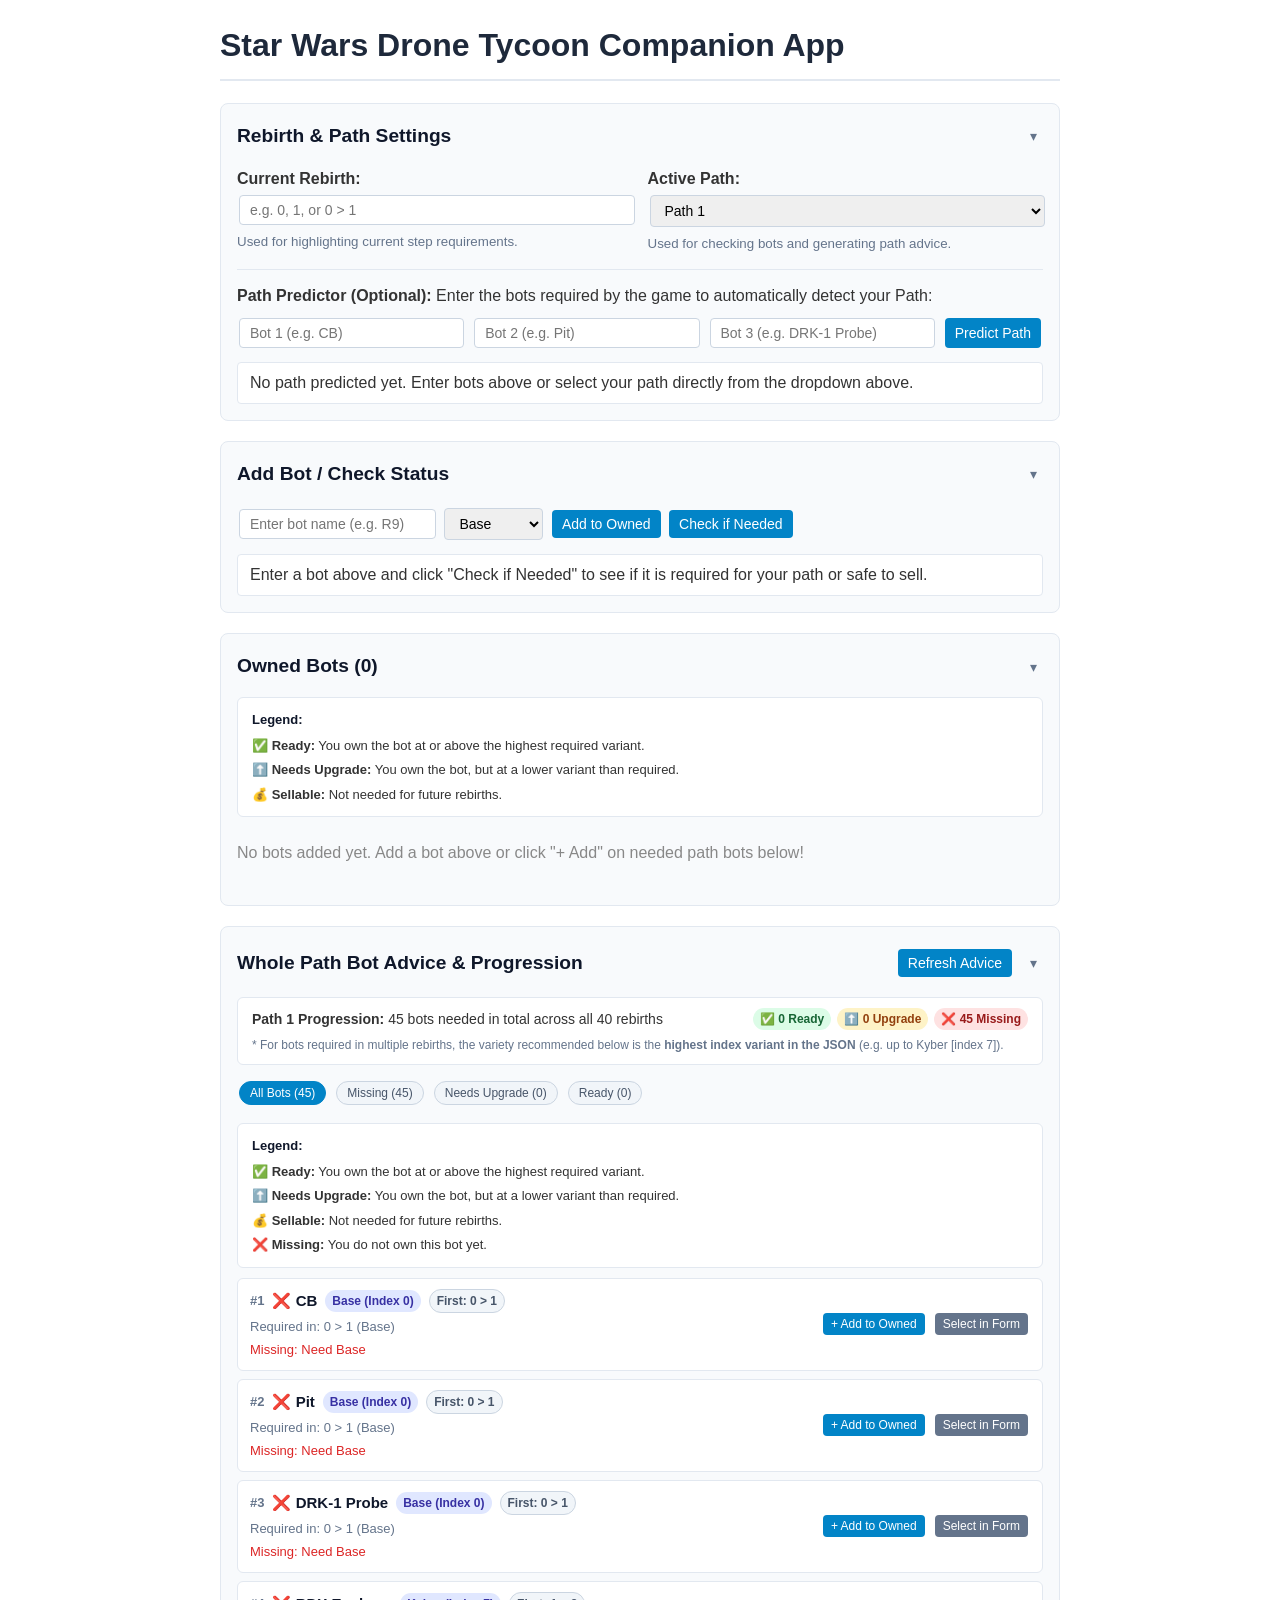
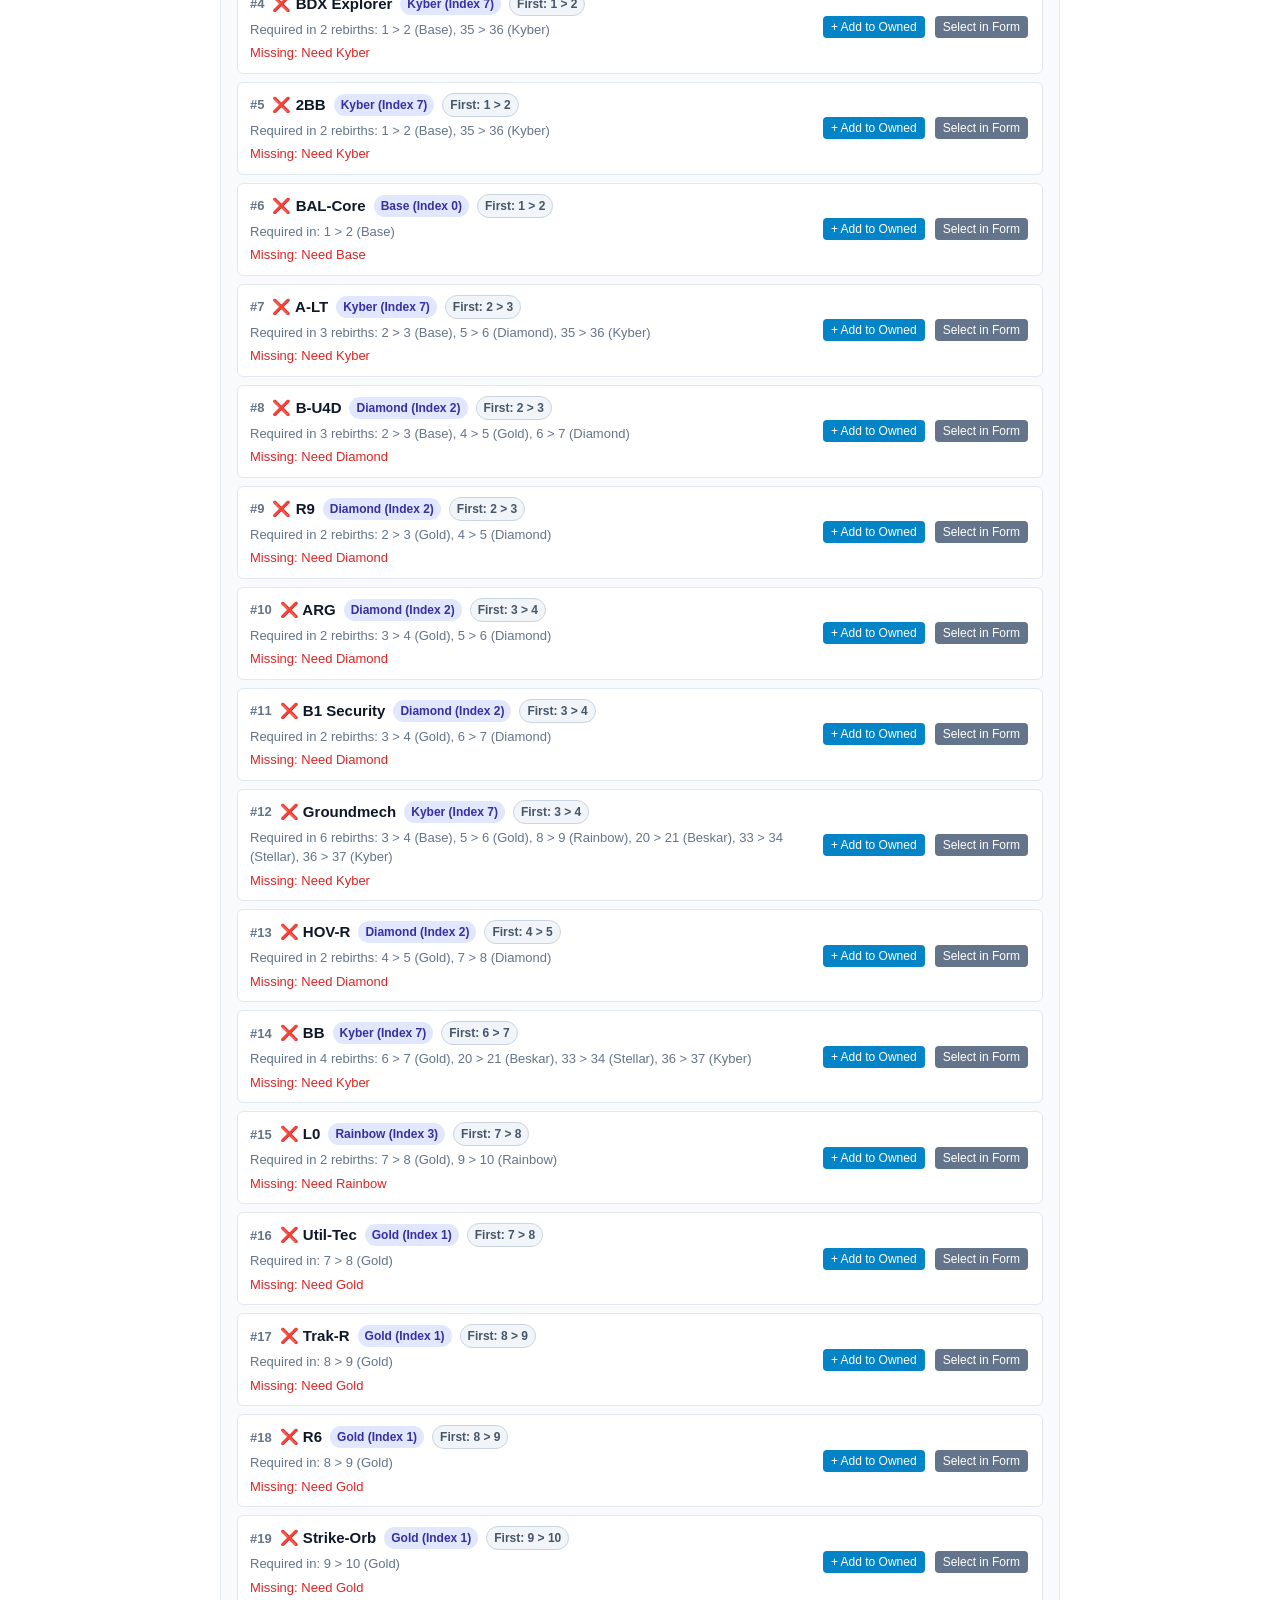
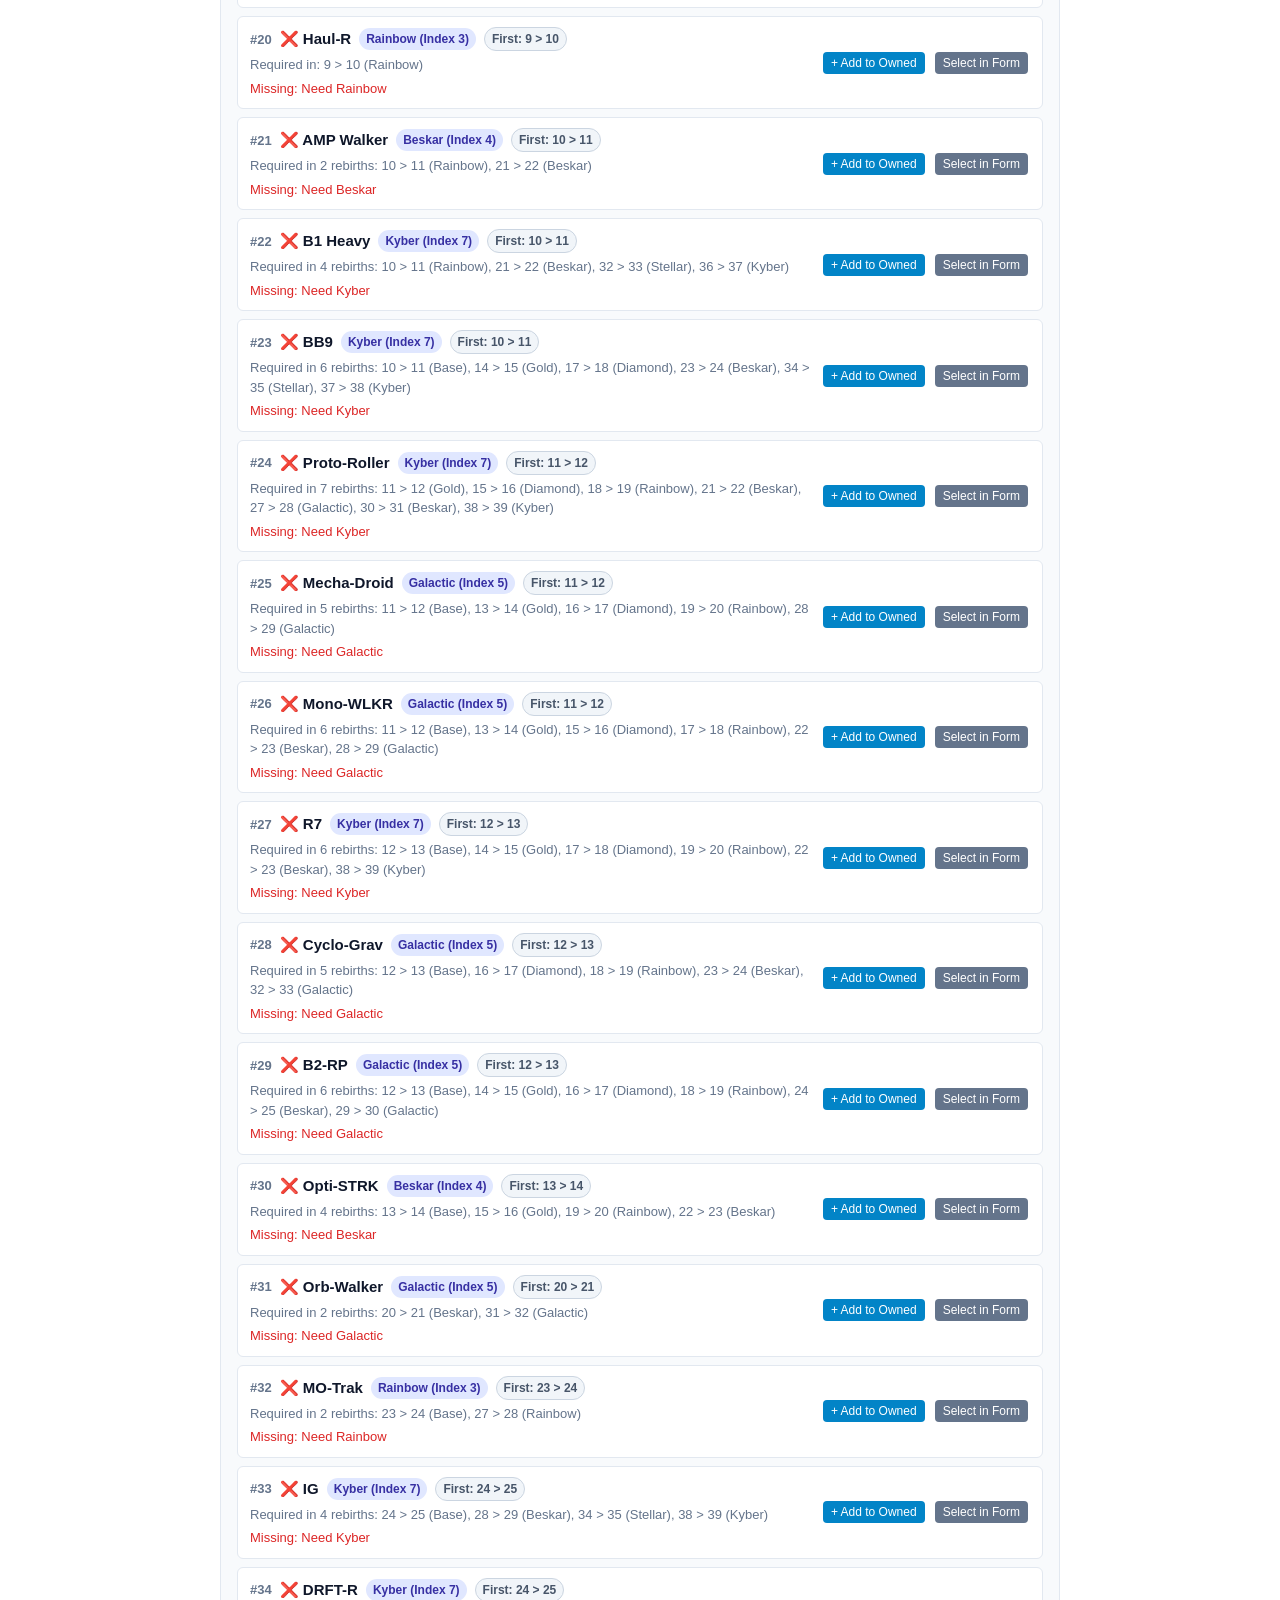
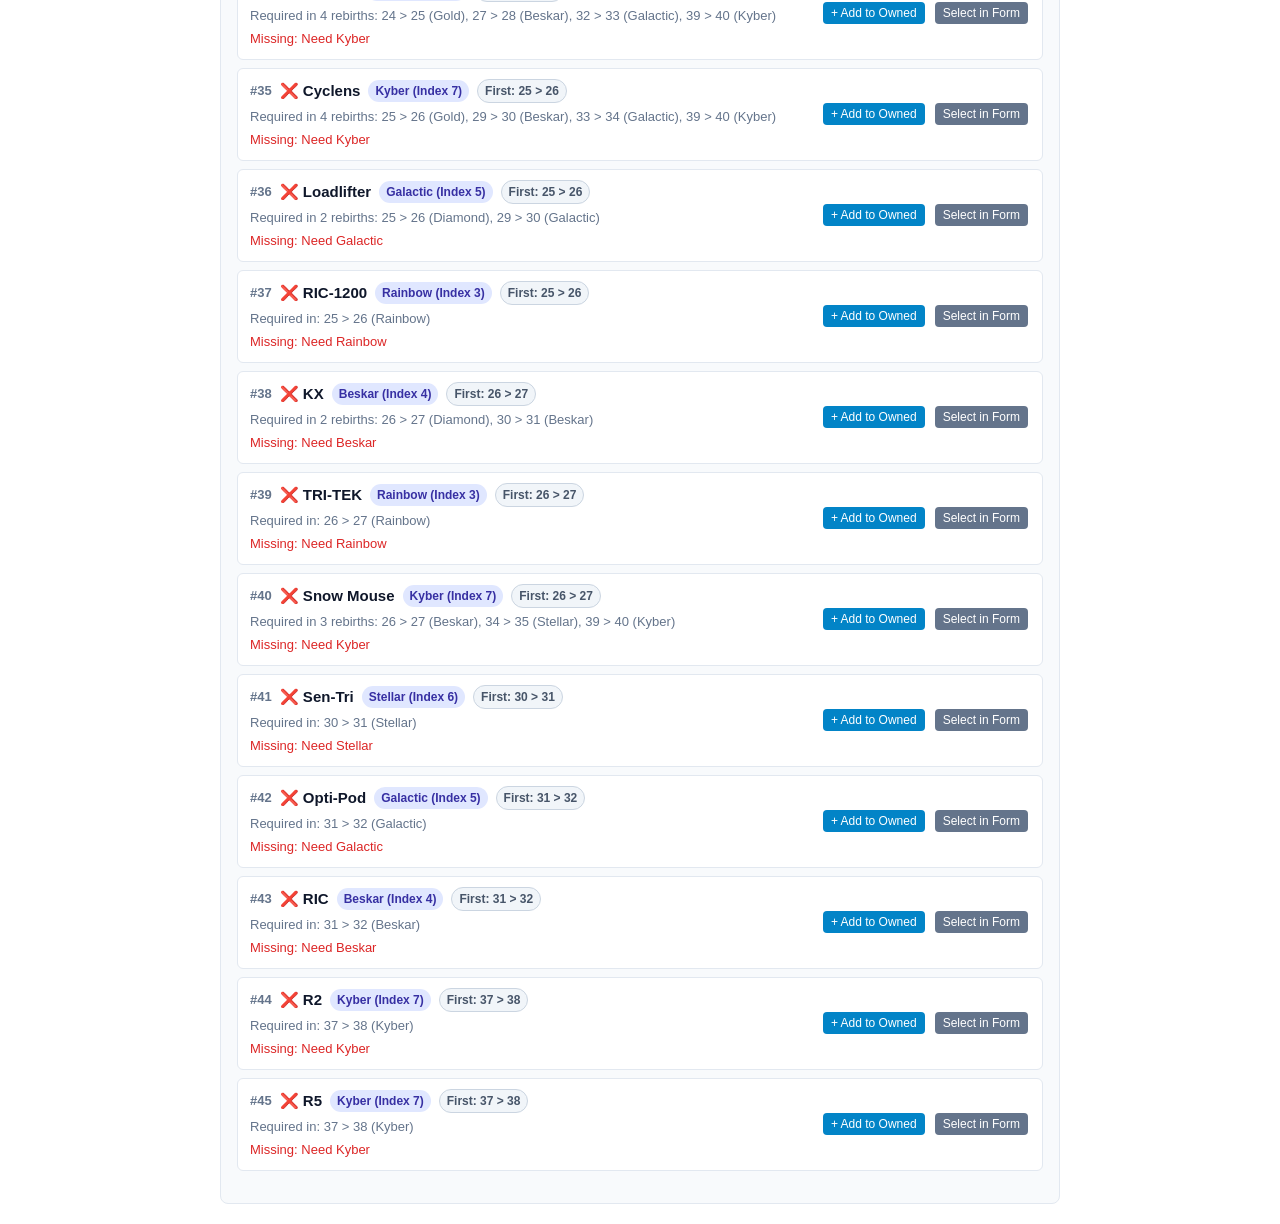
<file: index.html>
<!DOCTYPE html>
<html lang="en">
<head>
    <meta charset="UTF-8">
    <meta name="viewport" content="width=device-width, initial-scale=1.0">
    <title>Star Wars Drone Tycoon - Helper</title>
    <link rel="stylesheet" href="style.css">
</head>
<body>
    <h1>Star Wars Drone Tycoon Companion App</h1>

    <!-- Datalist for 52 bot names autocomplete -->
    <datalist id="bots-datalist"></datalist>

    <!-- Section 1: Rebirth & Path Settings -->
    <div class="section" id="path-predictor-section">
        <div class="section-header" tabindex="0" role="button" aria-expanded="true">
            <h2>Rebirth & Path Settings</h2>
            <span class="collapse-arrow">&#9662;</span>
        </div>
        <div class="section-body">
            <div style="display: grid; grid-template-columns: 1fr 1fr; gap: 15px; margin-bottom: 12px;">
                <div>
                    <label for="current-rebirth"><strong>Current Rebirth:</strong></label>
                    <input type="text" id="current-rebirth" placeholder="e.g. 0, 1, or 0 > 1" style="width: 100%; box-sizing: border-box; margin-top: 4px;">
                    <small class="text-muted">Used for highlighting current step requirements.</small>
                </div>
                <div>
                    <label for="active-path-select"><strong>Active Path:</strong></label>
                    <select id="active-path-select" style="width: 100%; box-sizing: border-box; margin-top: 4px;">
                        <option value="1">Path 1</option>
                        <option value="2">Path 2</option>
                        <option value="3">Path 3</option>
                        <option value="4">Path 4</option>
                        <option value="5">Path 5</option>
                    </select>
                    <small class="text-muted">Used for checking bots and generating path advice.</small>
                </div>
            </div>

            <hr style="border: none; border-top: 1px solid #e2e8f0; margin: 14px 0;">

            <p style="margin-top: 0; margin-bottom: 6px;"><strong>Path Predictor (Optional):</strong> Enter the bots required by the game to automatically detect your Path:</p>
            <div style="display: flex; gap: 6px; flex-wrap: wrap;">
                <input type="text" id="bot1" list="bots-datalist" placeholder="Bot 1 (e.g. CB)" style="flex: 1; min-width: 120px;">
                <input type="text" id="bot2" list="bots-datalist" placeholder="Bot 2 (e.g. Pit)" style="flex: 1; min-width: 120px;">
                <input type="text" id="bot3" list="bots-datalist" placeholder="Bot 3 (e.g. DRK-1 Probe)" style="flex: 1; min-width: 120px;">
                <button onclick="predictPath()">Predict Path</button>
            </div>
            <div id="prediction-result" class="result-box" style="margin-top: 10px;">No path predicted yet. Enter bots above or select your path directly from the dropdown above.</div>
        </div>
    </div>

    <!-- Section 2: Add Bot / Check Status -->
    <div class="section" id="add-bot-section">
        <div class="section-header" tabindex="0" role="button" aria-expanded="true">
            <h2>Add Bot / Check Status</h2>
            <span class="collapse-arrow">&#9662;</span>
        </div>
        <div class="section-body">
            <input type="text" id="bot-input" list="bots-datalist" placeholder="Enter bot name (e.g. R9)">
            <select id="variant-select"></select>
            <button onclick="addBot()">Add to Owned</button>
            <button onclick="checkIfNeeded()">Check if Needed</button>
            <div id="check-needed-result" class="result-box">Enter a bot above and click "Check if Needed" to see if it is required for your path or safe to sell.</div>
        </div>
    </div>

    <!-- Section 3: Owned Bots -->
    <div class="section" id="owned-bots-section">
        <div class="section-header" tabindex="0" role="button" aria-expanded="true">
            <h2>Owned Bots (<span id="owned-count">0</span>)</h2>
            <span class="collapse-arrow">&#9662;</span>
        </div>
        <div class="section-body">
                        <div class="legend-box" id="owned-bots-legend">
                <div style="font-weight: bold; margin-bottom: 6px; color: #0f172a;">Legend:</div>
                <div style="display: flex; flex-direction: column; gap: 5px; font-size: 13px;">
                    <div><span>✅</span> <strong>Ready:</strong> You own the bot at or above the highest required variant.</div>
                    <div><span>⬆️</span> <strong>Needs Upgrade:</strong> You own the bot, but at a lower variant than required.</div>
                    <div><span>💰</span> <strong>Sellable:</strong> Not needed for future rebirths.</div>
                </div>
            </div>
            <ul id="owned-bots-list" style="padding-left: 0; list-style: none;"></ul>
        </div>
    </div>

    <!-- Section 4: Whole Path Bot Advice -->
    <div class="section" id="advice-section">
        <div class="section-header" tabindex="0" role="button" aria-expanded="true">
            <h2>Whole Path Bot Advice & Progression</h2>
            <div class="header-actions">
                <button onclick="event.stopPropagation(); generateAdvice()">Refresh Advice</button>
                <span class="collapse-arrow">&#9662;</span>
            </div>
        </div>
        <div class="section-body">
            <div id="advice-summary" class="advice-summary-box"></div>
            <div class="filter-bar" id="advice-filters">
                <button class="filter-btn active" onclick="setAdviceFilter('all')">All Bots</button>
                <button class="filter-btn" onclick="setAdviceFilter('missing')">Missing</button>
                <button class="filter-btn" onclick="setAdviceFilter('upgrade')">Needs Upgrade</button>
                <button class="filter-btn" onclick="setAdviceFilter('ready')">Ready</button>
            </div>
                        <div class="legend-box" id="advice-legend">
                <div style="font-weight: bold; margin-bottom: 6px; color: #0f172a;">Legend:</div>
                <div style="display: flex; flex-direction: column; gap: 5px; font-size: 13px;">
                    <div><span>✅</span> <strong>Ready:</strong> You own the bot at or above the highest required variant.</div>
                    <div><span>⬆️</span> <strong>Needs Upgrade:</strong> You own the bot, but at a lower variant than required.</div>
                    <div><span>💰</span> <strong>Sellable:</strong> Not needed for future rebirths.</div>
                    <div><span>❌</span> <strong>Missing:</strong> You do not own this bot yet.</div>
                </div>
            </div>
            <ul id="advice-list" style="padding-left: 0; list-style: none; margin-top: 10px;"></ul>
        </div>
    </div>

    <!-- Scripts loaded at end of body -->
    <script src="data.js"></script>
    <script src="app.js"></script>
</body>
</html>
</file>
<file: style.css>
body {
    font-family: Arial, sans-serif;
    margin: 20px auto;
    max-width: 840px;
    line-height: 1.5;
    color: #333;
}

h1 {
    color: #1e293b;
    border-bottom: 2px solid #e2e8f0;
    padding-bottom: 10px;
}

.section {
    position: relative;
    margin-bottom: 20px;
    padding: 16px;
    border: 1px solid #e2e8f0;
    border-radius: 8px;
    background-color: #f8fafc;
    transition: box-shadow 0.2s ease;
}

.section:hover {
    box-shadow: 0 1px 4px rgba(0, 0, 0, 0.04);
}

.section-header {
    display: flex;
    justify-content: space-between;
    align-items: center;
    cursor: pointer;
    user-select: none;
    padding: 2px 0;
}

.section-header:focus-visible {
    outline: 2px solid #0284c7;
    border-radius: 4px;
}

.section-header h2 {
    margin: 0;
    color: #0f172a;
    font-size: 1.2rem;
}

.header-actions {
    display: flex;
    align-items: center;
    gap: 10px;
}

.collapse-arrow {
    display: inline-block;
    font-size: 14px;
    color: #64748b;
    transition: transform 0.2s ease, color 0.2s ease;
    padding: 4px 6px;
    border-radius: 4px;
    line-height: 1;
}

.section-header:hover .collapse-arrow {
    color: #0284c7;
    background-color: #e2e8f0;
}

.section.collapsed .collapse-arrow {
    transform: rotate(-90deg);
}

.section.collapsed .section-body {
    display: none;
}

.section-body {
    margin-top: 14px;
}

input, select, button {
    padding: 6px 10px;
    margin: 4px 2px;
    border: 1px solid #cbd5e1;
    border-radius: 4px;
    font-size: 14px;
}

button {
    background-color: #0284c7;
    color: white;
    border: none;
    cursor: pointer;
    transition: background-color 0.2s ease;
}

button:hover {
    background-color: #0369a1;
}

button:disabled {
    background-color: #94a3b8;
    cursor: not-allowed;
}

ul {
    padding-left: 20px;
}

li {
    margin-bottom: 6px;
}

.result-box {
    margin-top: 10px;
    padding: 8px 12px;
    background: #ffffff;
    border-radius: 4px;
    border: 1px solid #e2e8f0;
}

.text-muted {
    color: #64748b;
}

/* Advice & Badge Styles */
.badge {
    display: inline-block;
    padding: 2px 7px;
    font-size: 12px;
    font-weight: bold;
    border-radius: 12px;
    background-color: #e2e8f0;
    color: #334155;
}

.badge-variant {
    background-color: #e0e7ff;
    color: #3730a3;
}

.badge-rebirth {
    background-color: #f1f5f9;
    color: #475569;
    border: 1px solid #cbd5e1;
}

.badge-current-rebirth {
    background-color: #fef3c7;
    color: #92400e;
    border: 1px solid #fcd34d;
}

.advice-card {
    background: #ffffff;
    border: 1px solid #e2e8f0;
    border-radius: 6px;
    padding: 10px 12px;
    margin-bottom: 8px;
    list-style: none;
    display: flex;
    justify-content: space-between;
    align-items: center;
    flex-wrap: wrap;
    gap: 8px;
}

.advice-card.highlight-rebirth {
    border-left: 4px solid #f59e0b;
    background-color: #fffbeb;
}

.advice-info {
    flex: 1 1 300px;
}

.advice-title {
    font-weight: bold;
    font-size: 15px;
    color: #0f172a;
    display: flex;
    align-items: center;
    gap: 8px;
    flex-wrap: wrap;
}

.advice-details {
    font-size: 13px;
    color: #64748b;
    margin-top: 4px;
}

.advice-status {
    font-size: 13px;
    font-weight: 500;
}

.status-ready {
    color: #16a34a;
}

.status-upgrade {
    color: #d97706;
}

.status-missing {
    color: #dc2626;
}

.status-error {
    color: #d90606;
}

.status-success {
    color: #3bdc26;
}

.status-critical {
    color: #a31616;
}

.filter-bar {
    display: flex;
    gap: 6px;
    margin-bottom: 12px;
    flex-wrap: wrap;
}

.filter-btn {
    background-color: #f1f5f9;
    color: #475569;
    border: 1px solid #cbd5e1;
    font-size: 12px;
    padding: 4px 10px;
    border-radius: 14px;
}

.filter-btn:hover {
    background-color: #e2e8f0;
}

.filter-btn.active {
    background-color: #0284c7;
    color: white;
    border-color: #0284c7;
}

.advice-summary-box {
    background: #ffffff;
    border: 1px solid #e2e8f0;
    border-radius: 6px;
    padding: 10px 14px;
    margin-bottom: 12px;
    font-size: 14px;
}

/* Owned Bot Card & Advice Styles */
.owned-bot-card {
    background: #ffffff;
    border: 1px solid #e2e8f0;
    border-radius: 6px;
    padding: 10px 12px;
    margin-bottom: 8px;
    list-style: none;
    transition: background-color 0.2s ease, border-color 0.2s ease;
}

.owned-bot-card.is-sold {
    background-color: #f8fafc;
    border-color: #cbd5e1;
    opacity: 0.8;
}

.owned-bot-header {
    display: flex;
    justify-content: space-between;
    align-items: center;
    flex-wrap: wrap;
    gap: 8px;
}

.owned-bot-title {
    font-size: 15px;
    display: flex;
    align-items: center;
    gap: 8px;
    flex-wrap: wrap;
}

.owned-bot-advice {
    margin-top: 6px;
    font-size: 13px;
    padding-top: 6px;
    border-top: 1px dashed #e2e8f0;
    line-height: 1.4;
}

.legend-box {
    margin-top: 14px;
    padding: 12px 14px;
    background: #ffffff;
    border: 1px solid #e2e8f0;
    border-radius: 6px;
    font-size: 13px;
}

/* New Refactored Classes */
.empty-owned-bot {
  color: #888;
  padding: 8px 0;
}

.owned-bot-item {
  margin-bottom: 8px;
  padding: 6px 10px;
  background: #ffffff;
  border-radius: 4px;
  border: 1px solid #e2e8f0;
  display: flex;
  justify-content: space-between;
  align-items: center;
  flex-wrap: wrap;
  gap: 6px;
}

.btn-sold {
  margin-right: 5px;
  font-size: 12px;
  padding: 3px 8px;
}

.btn-upgrade {
  margin-right: 5px;
  font-size: 12px;
  padding: 3px 8px;
}

.advice-summary-header {
  display: flex;
  justify-content: space-between;
  flex-wrap: wrap;
  gap: 8px;
  align-items: center;
}

.advice-summary-footer {
  margin-top: 6px;
  font-size: 12px;
  color: #64748b;
}
</file>
